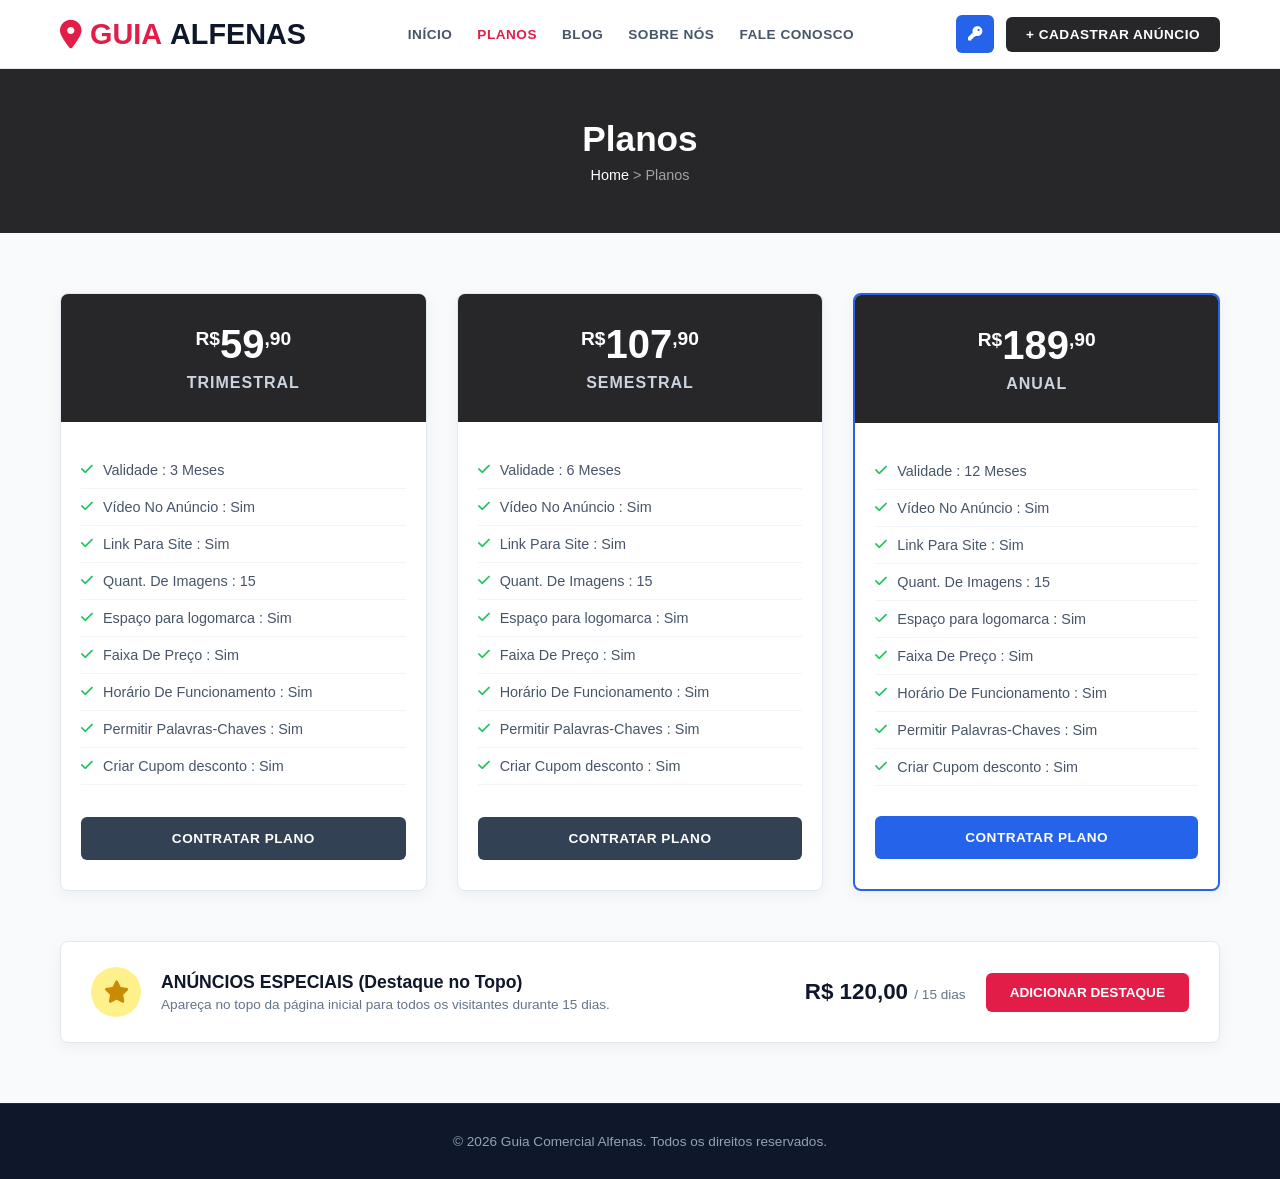
<file: planos.html>
<!DOCTYPE html>
<html lang="pt-BR">
<head>
        <link rel="icon" type="image/png" href="assets/img/favicon.png">
    <meta charset="UTF-8">
    <meta name="viewport" content="width=device-width, initial-scale=1.0">
    <title>Planos e Preços - Guia Comercial Alfenas</title>
    
    <link rel="stylesheet" href="https://cdnjs.cloudflare.com/ajax/libs/font-awesome/6.4.0/css/all.min.css">
    
    <style>
        * {
            margin: 0;
            padding: 0;
            box-sizing: border-box;
            font-family: 'Segoe UI', Tahoma, Geneva, Verdana, sans-serif;
        }

        body {
            background-color: #f8fafc;
            color: #333333;
        }

        .container {
            max-width: 1200px;
            margin: 0 auto;
            padding: 0 20px;
        }

        /* 1. CABEÇALHO / NAVBAR (Padronizado com a Index) */
        .main-header {
            background-color: #ffffff;
            border-bottom: 1px solid #e2e8f0;
            padding: 15px 0;
            position: sticky;
            top: 0;
            z-index: 1000;
        }

        .nav-container {
            display: flex;
            justify-content: space-between;
            align-items: center;
        }

        .logo {
            text-decoration: none;
            display: flex;
            align-items: center;
            gap: 8px;
            font-weight: 900;
            font-size: 1.8rem;
            color: #e11d48;
        }

        .logo span {
            color: #0f172a;
        }

        .nav-links {
            display: flex;
            align-items: center;
            gap: 25px;
        }

        .nav-links a {
            text-decoration: none;
            color: #475569;
            font-weight: 700;
            font-size: 0.85rem;
            letter-spacing: 0.5px;
            text-transform: uppercase;
            transition: color 0.2s;
        }

        .nav-links a:hover, .nav-links a.active {
            color: #e11d48;
        }

        .header-actions {
            display: flex;
            align-items: center;
            gap: 12px;
        }

        .btn-icon-login {
            background-color: #2563eb;
            color: #ffffff;
            width: 38px;
            height: 38px;
            border-radius: 6px;
            display: flex;
            align-items: center;
            justify-content: center;
            text-decoration: none;
            font-size: 0.9rem;
        }

        .btn-add-listing {
            background-color: #27272a;
            color: #ffffff;
            padding: 10px 20px;
            border-radius: 6px;
            font-weight: 700;
            text-decoration: none;
            font-size: 0.85rem;
            letter-spacing: 0.5px;
            transition: background-color 0.2s;
        }

        .btn-add-listing:hover {
            background-color: #000000;
        }

        /* 2. HERO / BANNER DA PÁGINA PLANOS */
        .plans-hero {
            background-color: #27272a;
            color: #ffffff;
            text-align: center;
            padding: 50px 20px;
        }

        .plans-hero h1 {
            font-size: 2.2rem;
            font-weight: 700;
            margin-bottom: 8px;
        }

        .plans-hero p {
            color: #a1a1aa;
            font-size: 0.9rem;
        }

        .plans-hero p a {
            color: #ffffff;
            text-decoration: none;
        }

        /* 3. SEÇÃO DOS CARDS DE PLANOS */
        .plans-section {
            padding: 60px 0;
        }

        .plans-grid {
            display: grid;
            grid-template-columns: repeat(auto-fit, minmax(300px, 1fr));
            gap: 30px;
            margin-bottom: 50px;
        }

        .plan-card {
            background: #ffffff;
            border-radius: 8px;
            border: 1px solid #e2e8f0;
            overflow: hidden;
            box-shadow: 0 4px 15px rgba(0,0,0,0.05);
            display: flex;
            flex-direction: column;
            transition: transform 0.2s;
        }

        .plan-card:hover {
            transform: translateY(-5px);
        }

        .plan-card.featured {
            border: 2px solid #2563eb;
        }

        .plan-card-header {
            background-color: #27272a;
            color: #ffffff;
            padding: 30px 20px;
            text-align: center;
        }

        .plan-price-box {
            font-size: 2.5rem;
            font-weight: 800;
            margin-bottom: 5px;
            line-height: 1;
        }

        .plan-price-box .currency {
            font-size: 1.2rem;
            vertical-align: top;
            position: relative;
            top: 5px;
        }

        .plan-price-box .price-cents {
            font-size: 1.2rem;
            vertical-align: top;
            position: relative;
            top: 5px;
        }

        .plan-card-header h3 {
            font-size: 1rem;
            letter-spacing: 1px;
            color: #cbd5e1;
            margin-top: 10px;
        }

        .plan-card-body {
            padding: 30px 20px;
            display: flex;
            flex-direction: column;
            flex-grow: 1;
        }

        .plan-features {
            list-style: none;
            margin-bottom: 30px;
            flex-grow: 1;
        }

        .plan-features li {
            padding: 10px 0;
            border-bottom: 1px solid #f1f5f9;
            font-size: 0.9rem;
            color: #475569;
            display: flex;
            align-items: center;
            gap: 10px;
        }

        .plan-features li i {
            color: #22c55e;
            font-size: 0.85rem;
        }

        .btn-choose {
            display: block;
            text-align: center;
            background-color: #334155;
            color: #ffffff;
            padding: 14px;
            border-radius: 6px;
            text-decoration: none;
            font-weight: 700;
            font-size: 0.85rem;
            letter-spacing: 0.5px;
            transition: background-color 0.2s;
        }

        .btn-choose:hover {
            background-color: #1e293b;
        }

        .btn-choose.btn-highlight {
            background-color: #2563eb;
        }

        .btn-choose.btn-highlight:hover {
            background-color: #1d4ed8;
        }

        /* 4. CAIXA DE ANÚNCIO ESPECIAL */
        .special-boost-box {
            background: #ffffff;
            border: 1px solid #e2e8f0;
            border-radius: 8px;
            padding: 25px 30px;
            display: flex;
            justify-content: space-between;
            align-items: center;
            flex-wrap: wrap;
            gap: 20px;
            box-shadow: 0 4px 15px rgba(0,0,0,0.05);
        }

        .boost-content {
            display: flex;
            align-items: center;
            gap: 20px;
        }

        .boost-icon {
            background-color: #fef08a;
            color: #ca8a04;
            width: 50px;
            height: 50px;
            border-radius: 50%;
            display: flex;
            align-items: center;
            justify-content: center;
            font-size: 1.4rem;
        }

        .boost-text h3 {
            font-size: 1.1rem;
            color: #0f172a;
            margin-bottom: 4px;
        }

        .boost-text p {
            color: #64748b;
            font-size: 0.85rem;
        }

        .boost-price-action {
            display: flex;
            align-items: center;
            gap: 20px;
        }

        .boost-price {
            font-size: 1.4rem;
            font-weight: 800;
            color: #0f172a;
        }

        .boost-price span {
            font-size: 0.85rem;
            font-weight: 400;
            color: #64748b;
        }

        .btn-boost {
            background-color: #e11d48;
            color: #ffffff;
            padding: 12px 24px;
            border-radius: 6px;
            text-decoration: none;
            font-weight: 700;
            font-size: 0.85rem;
            transition: background-color 0.2s;
        }

        .btn-boost:hover {
            background-color: #be123c;
        }

        /* FOOTER */
        .main-footer {
            background-color: #0f172a;
            color: #94a3b8;
            padding: 30px 0;
            text-align: center;
            font-size: 0.85rem;
            border-top: 1px solid #1e293b;
        }
    </style>
</head>
<body>

    <header class="main-header">
        <div class="container nav-container">
            <a href="index.html" class="logo">
                <i class="fa-solid fa-location-dot"></i> GUIA<span>ALFENAS</span>
            </a>
            
            <nav class="nav-links">
                <a href="index.html">INÍCIO</a>
                <a href="planos.html" class="active">PLANOS</a>
                <a href="#">BLOG</a>
                <a href="#">SOBRE NÓS</a>
                <a href="#">FALE CONOSCO</a>
            </nav>

            <div class="header-actions">
                <a href="auth/login.html" class="btn-icon-login" title="Entrar"><i class="fa-solid fa-key"></i></a>
                <a href="planos.html" class="btn-add-listing">+ CADASTRAR ANÚNCIO</a>
            </div>
        </div>
    </header>

    <section class="plans-hero">
        <div class="container">
            <h1>Planos</h1>
            <p><a href="index.html">Home</a> &gt; Planos</p>
        </div>
    </section>

    <section class="plans-section">
        <div class="container">
            <div class="plans-grid">
                
                <div class="plan-card">
                    <div class="plan-card-header">
                        <div class="plan-price-box">
                            <span class="currency">R$</span>59<span class="price-cents">,90</span>
                        </div>
                        <h3>TRIMESTRAL</h3>
                    </div>
                    <div class="plan-card-body">
                        <ul class="plan-features">
                            <li><i class="fa-solid fa-check"></i> Validade : 3 Meses</li>
                            <li><i class="fa-solid fa-check"></i> Vídeo No Anúncio : Sim</li>
                            <li><i class="fa-solid fa-check"></i> Link Para Site : Sim</li>
                            <li><i class="fa-solid fa-check"></i> Quant. De Imagens : 15</li>
                            <li><i class="fa-solid fa-check"></i> Espaço para logomarca : Sim</li>
                            <li><i class="fa-solid fa-check"></i> Faixa De Preço : Sim</li>
                            <li><i class="fa-solid fa-check"></i> Horário De Funcionamento : Sim</li>
                            <li><i class="fa-solid fa-check"></i> Permitir Palavras-Chaves : Sim</li>
                            <li><i class="fa-solid fa-check"></i> Criar Cupom desconto : Sim</li>
                        </ul>
                        <a href="auth/login.html?plano=trimestral" class="btn-choose">CONTRATAR PLANO</a>
                    </div>
                </div>

                <div class="plan-card">
                    <div class="plan-card-header">
                        <div class="plan-price-box">
                            <span class="currency">R$</span>107<span class="price-cents">,90</span>
                        </div>
                        <h3>SEMESTRAL</h3>
                    </div>
                    <div class="plan-card-body">
                        <ul class="plan-features">
                            <li><i class="fa-solid fa-check"></i> Validade : 6 Meses</li>
                            <li><i class="fa-solid fa-check"></i> Vídeo No Anúncio : Sim</li>
                            <li><i class="fa-solid fa-check"></i> Link Para Site : Sim</li>
                            <li><i class="fa-solid fa-check"></i> Quant. De Imagens : 15</li>
                            <li><i class="fa-solid fa-check"></i> Espaço para logomarca : Sim</li>
                            <li><i class="fa-solid fa-check"></i> Faixa De Preço : Sim</li>
                            <li><i class="fa-solid fa-check"></i> Horário De Funcionamento : Sim</li>
                            <li><i class="fa-solid fa-check"></i> Permitir Palavras-Chaves : Sim</li>
                            <li><i class="fa-solid fa-check"></i> Criar Cupom desconto : Sim</li>
                        </ul>
                        <a href="auth/login.html?plano=semestral" class="btn-choose">CONTRATAR PLANO</a>
                    </div>
                </div>

                <div class="plan-card featured">
                    <div class="plan-card-header">
                        <div class="plan-price-box">
                            <span class="currency">R$</span>189<span class="price-cents">,90</span>
                        </div>
                        <h3>ANUAL</h3>
                    </div>
                    <div class="plan-card-body">
                        <ul class="plan-features">
                            <li><i class="fa-solid fa-check"></i> Validade : 12 Meses</li>
                            <li><i class="fa-solid fa-check"></i> Vídeo No Anúncio : Sim</li>
                            <li><i class="fa-solid fa-check"></i> Link Para Site : Sim</li>
                            <li><i class="fa-solid fa-check"></i> Quant. De Imagens : 15</li>
                            <li><i class="fa-solid fa-check"></i> Espaço para logomarca : Sim</li>
                            <li><i class="fa-solid fa-check"></i> Faixa De Preço : Sim</li>
                            <li><i class="fa-solid fa-check"></i> Horário De Funcionamento : Sim</li>
                            <li><i class="fa-solid fa-check"></i> Permitir Palavras-Chaves : Sim</li>
                            <li><i class="fa-solid fa-check"></i> Criar Cupom desconto : Sim</li>
                        </ul>
                        <a href="auth/login.html?plano=anual" class="btn-choose btn-highlight">CONTRATAR PLANO</a>
                    </div>
                </div>

            </div>

            <div class="special-boost-box">
                <div class="boost-content">
                    <div class="boost-icon">
                        <i class="fa-solid fa-star"></i>
                    </div>
                    <div class="boost-text">
                        <h3>ANÚNCIOS ESPECIAIS (Destaque no Topo)</h3>
                        <p>Apareça no topo da página inicial para todos os visitantes durante 15 dias.</p>
                    </div>
                </div>
                <div class="boost-price-action">
                    <div class="boost-price">R$ 120,00 <span>/ 15 dias</span></div>
                    <a href="auth/login.html?add=especial" class="btn-boost">ADICIONAR DESTAQUE</a>
                </div>
            </div>

        </div>
    </section>

    <footer class="main-footer">
        <div class="container">
            <p>&copy; 2026 Guia Comercial Alfenas. Todos os direitos reservados.</p>
        </div>
    </footer>

</body>
</html>
</file>
